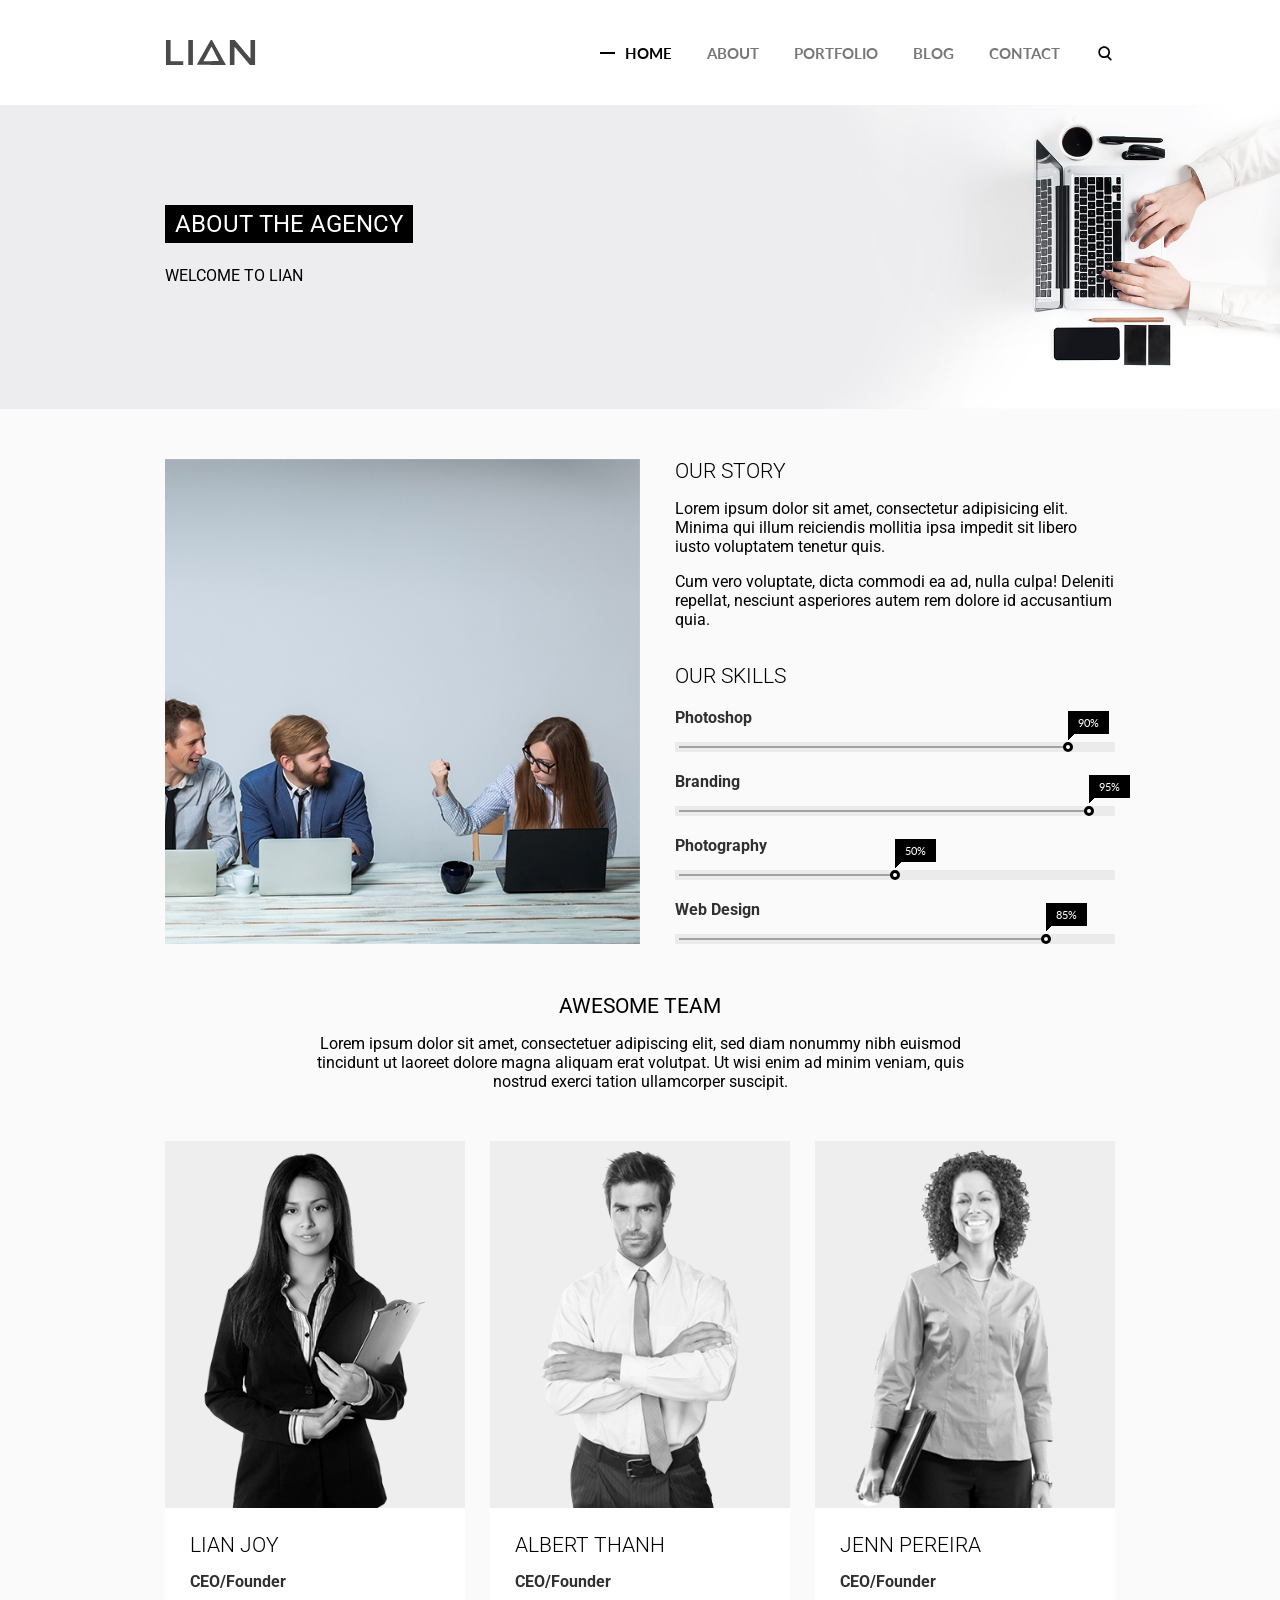
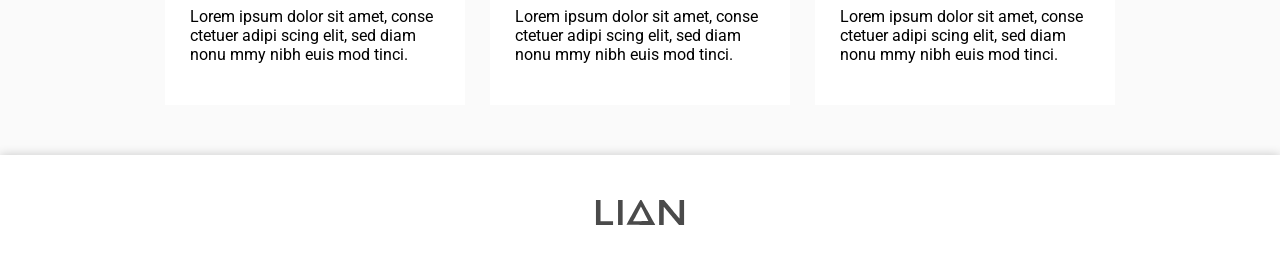
<file: index.html>
<!doctype html>
<html lang="en">
    <!-- Meta-Bereich -->
    <head>
        <title>Lian - Home</title>
        <meta charset="UTF-8" />
        <link rel="stylesheet" href="./styles/main.css" />
        <link rel="preconnect" href="https://fonts.googleapis.com" />
        <link rel="preconnect" href="https://fonts.gstatic.com" crossorigin />
        <link
            href="https://fonts.googleapis.com/css2?family=Roboto:ital,wght@0,100..900;1,100..900&display=swap"
            rel="stylesheet"
        />
        <link
            href="https://fonts.googleapis.com/css2?family=Lato:wght@400;700&display=swap"
            rel="stylesheet"
        />
    </head>
    <body>
        <header id="page-header">
            <div class="width-container">
                <img id="page-logo" src="./images/logo.svg" alt="Lian Company Logo" />
                <nav id="main-menu">
                    <ul>
                        <li>
                            <a class="active" href="start.html">Home</a>
                        </li>
                        <li>
                            <a href="#">About</a>
                        </li>
                        <li>
                            <a href="#">Portfolio</a>
                        </li>
                        <li>
                            <a href="#">Blog</a>
                        </li>
                        <li>
                            <a href="contact.html">Contact</a>
                        </li>
                        <li>
                            <button id="search-button">
                                <img src="./images/search.svg" alt="Open Search Panel" />
                            </button>
                        </li>
                    </ul>
                </nav>
            </div>
        </header>
        <main id="page-content">
            <section id="hero-section">
                <img
                    id="hero-image"
                    src="./images/hero-1.png"
                    alt="An overhead shot of a person typing on a laptop."
                />
                <div class="width-container">
                    <h1>About The Agency</h1>
                    <p>Welcome to Lian</p>
                </div>
            </section>

            <section id="about-section">
                <div class="width-container">
                    <img
                        id="about-image"
                        src="./images/company-info.png"
                        alt="A picture of three people in a team meeting."
                    />
                    <div id="about-text">
                        <div id="story">
                            <h2>Our Story</h2>
                            <p>
                                Lorem ipsum dolor sit amet, consectetur adipisicing elit.
                                Minima qui illum reiciendis mollitia ipsa impedit sit libero
                                iusto voluptatem tenetur quis.
                            </p>
                            <p>
                                Cum vero voluptate, dicta commodi ea ad, nulla culpa! Deleniti
                                repellat, nesciunt asperiores autem rem dolore id accusantium
                                quia.
                            </p>
                        </div>

                        <div id="skills">
                            <h2>Our Skills</h2>
                            <div class="skill">
                                <h3>Photoshop</h3>
                                <div class="progress-bar">
                                    <div class="line" style="width: 90%">
                                        <div class="tooltip">90%</div>
                                        <div class="circle"></div>
                                    </div>
                                </div>
                            </div>
                            <div class="skill">
                                <h3>Branding</h3>
                                <div class="progress-bar">
                                    <div class="line" style="width: 95%">
                                        <div class="tooltip">95%</div>
                                        <div class="circle"></div>
                                    </div>
                                </div>
                            </div>
                            <div class="skill">
                                <h3>Photography</h3>
                                <div class="progress-bar">
                                    <div class="line" style="width: 50%">
                                        <div class="tooltip">50%</div>
                                        <div class="circle"></div>
                                    </div>
                                </div>
                            </div>
                            <div class="skill">
                                <h3>Web Design</h3>
                                <div class="progress-bar">
                                    <div class="line" style="width: 85%">
                                        <div class="tooltip">85%</div>
                                        <div class="circle"></div>
                                    </div>
                                </div>
                            </div>
                        </div>
                    </div>
                </div>
            </section>

            <section id="team-section">
                <div class="width-container">
                    <div id="team-info">
                        <h2>Awesome Team</h2>
                        <p>
                            Lorem ipsum dolor sit amet, consectetuer adipiscing elit, sed diam
                            nonummy nibh euismod tincidunt ut laoreet dolore magna aliquam erat
                            volutpat. Ut wisi enim ad minim veniam, quis nostrud exerci tation
                            ullamcorper suscipit.
                        </p>
                    </div>

                    <div id="members">
                        <div class="member">
                            <img src="./images/lianjoy.png" alt="Lian Joy" />
                            <div class="member-info">
                                <h2>Lian Joy</h2>
                                <h3>CEO/Founder</h3>
                                <p>
                                    Lorem ipsum dolor sit amet, conse ctetuer adipi scing elit,
                                    sed diam nonu mmy nibh euis mod tinci.
                                </p>
                            </div>
                        </div>
                        <div class="member">
                            <img src="./images/albertthanh.png" alt="Albert Thanh" />
                            <div class="member-info">
                                <h2>Albert Thanh</h2>
                                <h3>CEO/Founder</h3>
                                <p>
                                    Lorem ipsum dolor sit amet, conse ctetuer adipi scing elit,
                                    sed diam nonu mmy nibh euis mod tinci.
                                </p>
                            </div>
                        </div>
                        <div class="member">
                            <img src="./images/jennpereira.png" alt="Jenn Pereira" />
                            <div class="member-info">
                                <h2>Jenn Pereira</h2>
                                <h3>CEO/Founder</h3>
                                <p>
                                    Lorem ipsum dolor sit amet, conse ctetuer adipi scing elit,
                                    sed diam nonu mmy nibh euis mod tinci.
                                </p>
                            </div>
                        </div>
                    </div>
                </div>
            </section>
        </main>
        <footer id="page-footer">
            <img src="./images/logo.svg" alt="Lian Company Logo" id="logo-footer" />
        </footer>
    </body>
</html>
</file>
<file: styles/main.css>
html {
    background-color: #fafafa;
    font-size: 16px;
    font-family: 'Roboto', sans-serif;
}

body {
    margin: 0;
}

img,
button {
    display: block;
}

h1 {
    margin: 0 0 15px 0;
    padding: 5px 10px;
    background-color: black;
    color: white;
    font-weight: 400;
    text-transform: uppercase;
    width: fit-content;
}

h2 {
    margin: 0 0 15px 0;
    font-weight: 300;
    text-transform: uppercase;
    font-size: 21px;
    color: #000;
}

h3 {
    margin: 0 0 15px 0;
    font-size: 16px;
    color: #2f302f;
}

.width-container {
    max-width: 950px;
    margin: 0 auto;
}

#page-header {
    background-color: #fff;
    box-shadow: 0 0 10px rgb(0 0 0 / 20%);
}

#page-header .width-container {
    padding: 40px;
    display: flex;
    justify-content: space-between;
    align-items: center;
}

#page-logo {
    height: 25px;
}

#main-menu ul {
    padding: 0;
    margin: 0;
    list-style: none;
    display: flex;
}

#main-menu ul li {
    margin-right: 35px;
}

#main-menu ul li:last-child {
    margin-right: 0;
}

#main-menu ul li a {
    font-family: Lato, sans-serif;
    text-decoration: none;
    color: #777;
    font-size: 15px;
    line-height: 20px;
    font-weight: bold;
    text-transform: uppercase;
    transition: color 200ms ease-out;
    position: relative;
}

#main-menu ul li a.active {
    color: #000;
    padding-left: 25px;
}

#main-menu ul li a.active::before {
    content: '';
    display: block;
    width: 15px;
    height: 2px;
    background-color: black;
    position: absolute;
    left: 0;
    top: 50%;
    transform: translateY(-50%);
}

#main-menu ul li a:hover {
    color: #000;
}

#search-button {
    border: none;
    background-color: transparent;
    padding: 0;
    cursor: pointer;
}

#hero-section {
    background-color: #ededef;
    padding: 100px 40px;
    position: relative;
}

#hero-section .width-container {
    position: relative;
}

#hero-image {
    position: absolute;
    top: 0px;
    right: 0;
    height: 100%;
}

#hero-section p {
    line-height: 1.5;
    color: black;
    padding: 5px 10px 5px 0px;
    width: fit-content;
    text-transform: uppercase;
}

#about-section {
    margin-top: 50px;
    padding: 0 40px;

    .width-container {
        display: flex;
        gap: 35px;
    }

    #about-image {
        width: 50%;
        object-fit: cover;
        object-position: right;
    }

    #about-text {
        width: 50%;
    }

    #skills {
        margin-top: 35px;

        .skill {
            margin-top: 20px;
        }

        .progress-bar {
            background-color: #ebebeb;
            border: 4px solid #ebebeb;

            .line {
                height: 2px;
                background-color: #a1a1a1;
                position: relative;

                .circle {
                    position: absolute;
                    right: 0;
                    width: 4px;
                    height: 4px;
                    background-color: white;
                    border: 3px solid black;
                    border-radius: 50%;
                    transform: translateY(-4px) translateX(50%);
                }

                .tooltip {
                    position: absolute;
                    padding: 5px 10px;
                    font-size: 11px;
                    background-color: black;
                    color: white;
                    font-family: 'Lato', sans-serif;
                    right: 0;
                    top: 0;
                    transform: translateX(100%) translateY(-35px);

                    &::after {
                        content: '';
                        display: block;
                        position: absolute;
                        left: 0;
                        bottom: 0;
                        width: 6px;
                        height: 6px;
                        background-color: black;
                        transform: translateY(100%);
                        background-image: linear-gradient(
                            -45deg,
                            white,
                            white 50%,
                            black 50%,
                            black 100%
                        );
                    }
                }
            }
        }
    }
}

#team-section {
    margin-top: 50px;

    #team-info {
        text-align: center;
        width: 70%;
        margin: 0 auto;

        h2 {
            margin: 0 0 15px 0;
            color: black;
            font-weight: 400;
            text-transform: uppercase;
        }
    }

    #members {
        display: flex;
        margin-top: 50px;
        gap: 25px;

        .member {
            background-color: white;
        }

        img {
            width: 100%;
            background: #eee;
        }

        .member-info {
            padding: 25px;
        }
    }
}

#page-footer {
    margin-top: 50px;
    background: white;
    box-shadow: 0 0 10px rgb(0 0 0 / 0.2);
    padding: 45px 0;

    #logo-footer {
        height: 25px;
        margin: 0 auto;
    }
}
</file>
